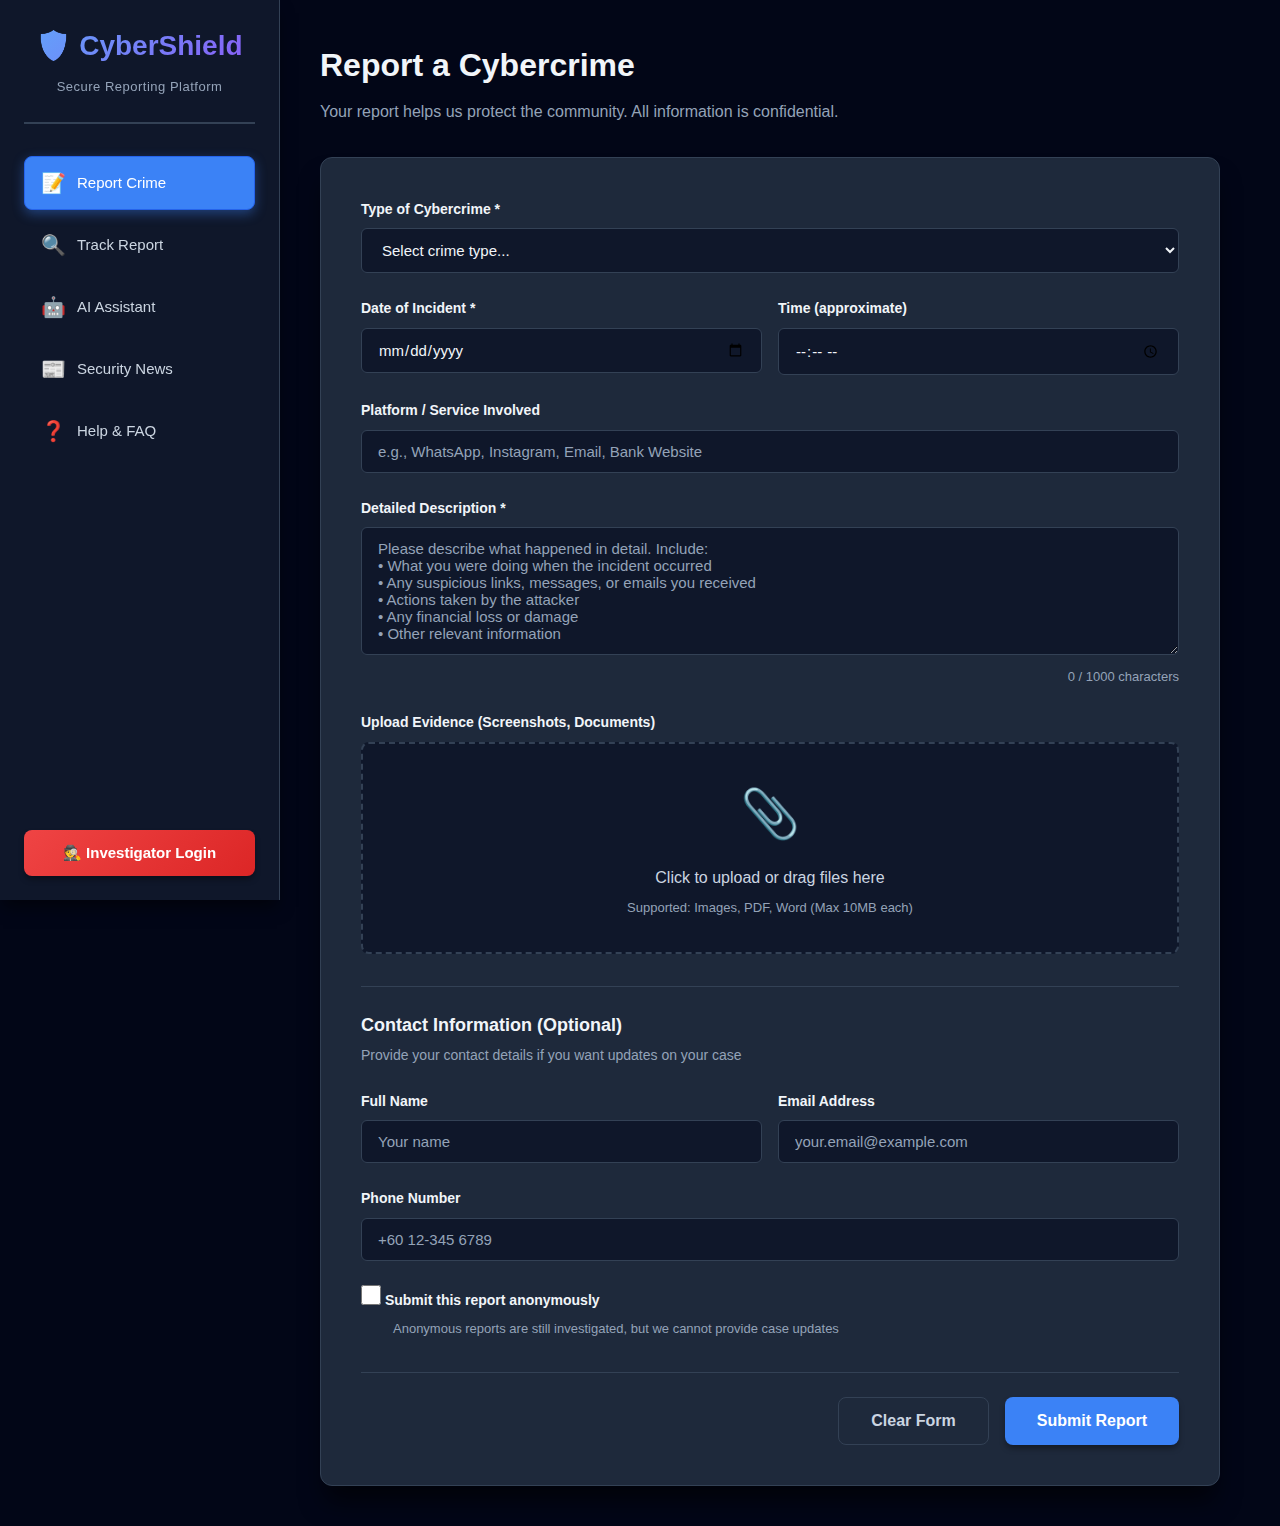
<file: enhance/index.html>
<!DOCTYPE html>
<html lang="en">
<head>
    <meta charset="utf-8">
    <meta name="viewport" content="width=device-width, initial-scale=1.0">
    <title>CyberShield - Cybercrime Reporting Platform</title>
    <link rel="stylesheet" href="style.css">
</head>

<body>

<div class="app-container">

    <!-- Sidebar -->
    <div class="sidebar">
        <div class="logo-section">
            <h2>🛡️ CyberShield</h2>
            <p class="tagline">Secure Reporting Platform</p>
        </div>

        <nav class="sidebar-nav">
            <button class="menu-btn active" onclick="showSection('report')">
                <span class="icon">📝</span>
                <span>Report Crime</span>
            </button>
            <button class="menu-btn" onclick="showSection('track')">
                <span class="icon">🔍</span>
                <span>Track Report</span>
            </button>
            <button class="menu-btn" onclick="showSection('chatbot')">
                <span class="icon">🤖</span>
                <span>AI Assistant</span>
            </button>
            <button class="menu-btn" onclick="showSection('news')">
                <span class="icon">📰</span>
                <span>Security News</span>
            </button>
            <button class="menu-btn" onclick="showSection('faq')">
                <span class="icon">❓</span>
                <span>Help & FAQ</span>
            </button>
        </nav>

        <!-- Investigator Access -->
        <button class="investigator-btn" onclick="window.location.href='investigator.html'">
            🕵️ Investigator Login
        </button>
    </div>

    <!-- Main Content Area -->
    <div class="main-content">

        <!-- REPORT CRIME SECTION -->
        <div id="report" class="section active">
            <div class="section-header">
                <h1>Report a Cybercrime</h1>
                <p class="subtitle">Your report helps us protect the community. All information is confidential.</p>
            </div>

            <div class="report-form-container">
                <form id="reportForm">
                    
                    <!-- Crime Type -->
                    <div class="form-group">
                        <label for="crimeType">Type of Cybercrime *</label>
                        <select id="crimeType" required>
                            <option value="">Select crime type...</option>
                            <option value="phishing">Phishing / Fake Emails</option>
                            <option value="hacking">Account Hacking</option>
                            <option value="scam">Online Scam / Fraud</option>
                            <option value="identity-theft">Identity Theft</option>
                            <option value="cyberbullying">Cyberbullying / Harassment</option>
                            <option value="malware">Malware / Ransomware</option>
                            <option value="financial-fraud">Financial Fraud</option>
                            <option value="data-breach">Data Breach</option>
                            <option value="other">Other</option>
                        </select>
                    </div>

                    <!-- Incident Date -->
                    <div class="form-row">
                        <div class="form-group">
                            <label for="incidentDate">Date of Incident *</label>
                            <input type="date" id="incidentDate" required>
                        </div>
                        <div class="form-group">
                            <label for="incidentTime">Time (approximate)</label>
                            <input type="time" id="incidentTime">
                        </div>
                    </div>

                    <!-- Platform -->
                    <div class="form-group">
                        <label for="platform">Platform / Service Involved</label>
                        <input type="text" id="platform" placeholder="e.g., WhatsApp, Instagram, Email, Bank Website">
                    </div>

                    <!-- Description -->
                    <div class="form-group">
                        <label for="description">Detailed Description *</label>
                        <textarea id="description" rows="6" required 
                                  placeholder="Please describe what happened in detail. Include:
• What you were doing when the incident occurred
• Any suspicious links, messages, or emails you received
• Actions taken by the attacker
• Any financial loss or damage
• Other relevant information"></textarea>
                        <div class="char-count">
                            <span id="charCount">0</span> / 1000 characters
                        </div>
                    </div>

                    <!-- Evidence Upload -->
                    <div class="form-group">
                        <label for="evidence">Upload Evidence (Screenshots, Documents)</label>
                        <div class="upload-area" id="uploadArea">
                            <input type="file" id="evidence" multiple accept="image/*,.pdf,.doc,.docx" hidden>
                            <div class="upload-prompt">
                                <span class="upload-icon">📎</span>
                                <p>Click to upload or drag files here</p>
                                <small>Supported: Images, PDF, Word (Max 10MB each)</small>
                            </div>
                        </div>
                        <div id="fileList" class="file-list"></div>
                    </div>

                    <!-- Contact Information -->
                    <div class="form-section-title">
                        <h3>Contact Information (Optional)</h3>
                        <p>Provide your contact details if you want updates on your case</p>
                    </div>

                    <div class="form-row">
                        <div class="form-group">
                            <label for="reporterName">Full Name</label>
                            <input type="text" id="reporterName" placeholder="Your name">
                        </div>
                        <div class="form-group">
                            <label for="reporterEmail">Email Address</label>
                            <input type="email" id="reporterEmail" placeholder="your.email@example.com">
                        </div>
                    </div>

                    <div class="form-group">
                        <label for="reporterPhone">Phone Number</label>
                        <input type="tel" id="reporterPhone" placeholder="+60 12-345 6789">
                    </div>

                    <!-- Anonymous Reporting -->
                    <div class="form-group checkbox-group">
                        <label class="checkbox-label">
                            <input type="checkbox" id="anonymous">
                            <span>Submit this report anonymously</span>
                        </label>
                        <small class="help-text">Anonymous reports are still investigated, but we cannot provide case updates</small>
                    </div>

                    <!-- Priority Indicator -->
                    <div class="priority-box" id="priorityBox" style="display:none;">
                        <strong>⚠️ Priority Level:</strong> <span id="priorityLevel">Medium</span>
                    </div>

                    <!-- Submit Button -->
                    <div class="form-actions">
                        <button type="button" class="btn-secondary" onclick="resetForm()">Clear Form</button>
                        <button type="submit" class="btn-primary">Submit Report</button>
                    </div>

                </form>

                <!-- Success Message -->
                <div id="successMessage" class="success-message" style="display:none;">
                    <div class="success-icon">✓</div>
                    <h2>Report Submitted Successfully!</h2>
                    <p>Your case number is: <strong id="caseNumber"></strong></p>
                    <p>Save this number to track your report status.</p>
                    <div class="success-actions">
                        <button class="btn-primary" onclick="showSection('track')">Track This Report</button>
                        <button class="btn-secondary" onclick="submitAnother()">Submit Another Report</button>
                    </div>
                </div>
            </div>
        </div>

        <!-- TRACK REPORT SECTION -->
        <div id="track" class="section">
            <div class="section-header">
                <h1>Track Your Report</h1>
                <p class="subtitle">Enter your case number to check the status of your report</p>
            </div>

            <div class="track-container">
                <div class="track-input-group">
                    <input type="text" id="trackingNumber" placeholder="Enter case number (e.g., CR-2025-0001)">
                    <button class="btn-primary" onclick="trackReport()">Track</button>
                </div>

                <div id="trackingResult" style="display:none;">
                    <div class="case-card">
                        <div class="case-header">
                            <h3>Case Details</h3>
                            <span class="status-badge" id="statusBadge">New</span>
                        </div>
                        <div class="case-info">
                            <div class="info-row">
                                <span class="label">Case Number:</span>
                                <span class="value" id="trackCaseNumber"></span>
                            </div>
                            <div class="info-row">
                                <span class="label">Crime Type:</span>
                                <span class="value" id="trackCrimeType"></span>
                            </div>
                            <div class="info-row">
                                <span class="label">Submitted:</span>
                                <span class="value" id="trackDate"></span>
                            </div>
                            <div class="info-row">
                                <span class="label">Assigned To:</span>
                                <span class="value" id="trackInvestigator">-</span>
                            </div>
                        </div>

                        <!-- Timeline -->
                        <div class="timeline">
                            <h4>Case Timeline</h4>
                            <div class="timeline-item active">
                                <div class="timeline-dot"></div>
                                <div class="timeline-content">
                                    <strong>Report Submitted</strong>
                                    <small id="timeline1"></small>
                                </div>
                            </div>
                            <div class="timeline-item" id="timelineStep2">
                                <div class="timeline-dot"></div>
                                <div class="timeline-content">
                                    <strong>Under Investigation</strong>
                                    <small id="timeline2">Pending</small>
                                </div>
                            </div>
                            <div class="timeline-item" id="timelineStep3">
                                <div class="timeline-dot"></div>
                                <div class="timeline-content">
                                    <strong>Case Resolved</strong>
                                    <small id="timeline3">Pending</small>
                                </div>
                            </div>
                        </div>
                    </div>
                </div>
            </div>
        </div>

        <!-- CHATBOT SECTION -->
        <div id="chatbot" class="section">
            <div class="section-header">
                <h1>AI Cyber Assistant</h1>
                <p class="subtitle">Get instant help with your cybersecurity questions</p>
            </div>

            <div class="chat-container">
                <div id="chatbox">
                    <div class="message bot">
                        <div class="message-content">
                            Hello! I'm your CyberShield AI assistant. I can help you with:
                            <ul>
                                <li>Understanding different types of cybercrimes</li>
                                <li>Guidance on reporting incidents</li>
                                <li>Immediate safety steps to take</li>
                                <li>General cybersecurity advice</li>
                            </ul>
                            How can I assist you today?
                        </div>
                    </div>
                </div>

                <div class="input-area">
                    <input type="text" id="userInput" placeholder="Type your question..." 
                           onkeypress="if(event.key==='Enter') sendMessage()">
                    <button onclick="sendMessage()" class="send-btn">Send</button>
                </div>

                <!-- Quick Action Buttons -->
                <div class="quick-actions">
                    <button class="quick-btn" onclick="quickQuestion('What is phishing?')">What is phishing?</button>
                    <button class="quick-btn" onclick="quickQuestion('How to report a scam?')">How to report?</button>
                    <button class="quick-btn" onclick="quickQuestion('Account hacked help')">Account hacked</button>
                </div>
            </div>
        </div>

        <!-- NEWS SECTION -->
        <div id="news" class="section">
            <div class="section-header">
                <h1>Cybersecurity News & Trends</h1>
                <p class="subtitle">Stay informed about the latest cyber threats and security updates</p>
            </div>

            <!-- Statistics Dashboard -->
            <div class="stats-grid">
                <div class="stat-card">
                    <div class="stat-icon">📊</div>
                    <div class="stat-content">
                        <h3 id="totalReports">0</h3>
                        <p>Total Reports</p>
                    </div>
                </div>
                <div class="stat-card">
                    <div class="stat-icon">⚠️</div>
                    <div class="stat-content">
                        <h3 id="activeReports">0</h3>
                        <p>Active Cases</p>
                    </div>
                </div>
                <div class="stat-card">
                    <div class="stat-icon">✅</div>
                    <div class="stat-content">
                        <h3 id="resolvedReports">0</h3>
                        <p>Resolved</p>
                    </div>
                </div>
                <div class="stat-card">
                    <div class="stat-icon">🎯</div>
                    <div class="stat-content">
                        <h3 id="resolutionRate">0%</h3>
                        <p>Resolution Rate</p>
                    </div>
                </div>
            </div>

            <!-- News Feed -->
            <div class="news-section">
                <h3>Latest Security News</h3>
                <div id="news-feed-container">
                    <ul id="news-feed">
                        <li>Loading latest cybersecurity news...</li>
                    </ul>
                </div>
            </div>
        </div>

        <!-- FAQ SECTION -->
        <div id="faq" class="section">
            <div class="section-header">
                <h1>Frequently Asked Questions</h1>
                <p class="subtitle">Find answers to common questions about cybercrime reporting</p>
            </div>

            <div class="faq-container">
                <div class="faq-item">
                    <button class="faq-question">
                        <span>What is cybercrime?</span>
                        <span class="faq-icon">+</span>
                    </button>
                    <div class="faq-answer">
                        Cybercrime refers to illegal activities carried out using computers, networks, or the internet. This includes hacking, phishing, online scams, identity theft, cyberbullying, malware attacks, and financial fraud. These crimes can target individuals, businesses, or government organizations.
                    </div>
                </div>

                <div class="faq-item">
                    <button class="faq-question">
                        <span>How do I report a cybercrime?</span>
                        <span class="faq-icon">+</span>
                    </button>
                    <div class="faq-answer">
                        You can report cybercrime directly through our platform by clicking the "Report Crime" button. Fill out the form with as much detail as possible, including date, time, type of crime, and any evidence. You can also report to local authorities such as MYCERT (Malaysia), your local police cybercrime unit, or through official government reporting platforms.
                    </div>
                </div>

                <div class="faq-item">
                    <button class="faq-question">
                        <span>What should I include in my report?</span>
                        <span class="faq-icon">+</span>
                    </button>
                    <div class="faq-answer">
                        Include the following details:
                        <ul>
                            <li>Date and time of the incident</li>
                            <li>Type of cybercrime experienced</li>
                            <li>Platform or service involved (WhatsApp, email, banking site, etc.)</li>
                            <li>Detailed description of what happened</li>
                            <li>Screenshots, emails, or other evidence</li>
                            <li>Any financial loss incurred</li>
                            <li>Suspect information if available</li>
                        </ul>
                    </div>
                </div>

                <div class="faq-item">
                    <button class="faq-question">
                        <span>Can I report anonymously?</span>
                        <span class="faq-icon">+</span>
                    </button>
                    <div class="faq-answer">
                        Yes, our platform supports anonymous reporting. Simply check the "Submit anonymously" box when filing your report. However, note that anonymous reports may limit our ability to follow up with you or provide case updates. Providing contact information helps investigators resolve cases more effectively.
                    </div>
                </div>

                <div class="faq-item">
                    <button class="faq-question">
                        <span>How long does investigation take?</span>
                        <span class="faq-icon">+</span>
                    </button>
                    <div class="faq-answer">
                        Investigation timelines vary depending on the complexity of the case, availability of evidence, and cooperation from involved parties. Simple cases may be resolved within days, while complex investigations involving multiple jurisdictions can take weeks or months. You can track your case status using your case number.
                    </div>
                </div>

                <div class="faq-item">
                    <button class="faq-question">
                        <span>What happens after I submit a report?</span>
                        <span class="faq-icon">+</span>
                    </button>
                    <div class="faq-answer">
                        After submission, you'll receive a unique case number. Your report will be reviewed by our team and assigned to an investigator based on priority and type. You'll be contacted if additional information is needed. Track your case status anytime using the "Track Report" feature.
                    </div>
                </div>

                <div class="faq-item">
                    <button class="faq-question">
                        <span>How can I protect myself from phishing?</span>
                        <span class="faq-icon">+</span>
                    </button>
                    <div class="faq-answer">
                        Protect yourself from phishing by:
                        <ul>
                            <li>Never clicking suspicious links in emails or messages</li>
                            <li>Verifying sender email addresses carefully</li>
                            <li>Enabling two-factor authentication on all accounts</li>
                            <li>Not sharing passwords or sensitive information via email</li>
                            <li>Checking website URLs before entering credentials</li>
                            <li>Reporting phishing attempts to your email provider</li>
                        </ul>
                    </div>
                </div>

                <div class="faq-item">
                    <button class="faq-question">
                        <span>What to do if my account is hacked?</span>
                        <span class="faq-icon">+</span>
                    </button>
                    <div class="faq-answer">
                        Take immediate action:
                        <ol>
                            <li>Change your password immediately using a secure device</li>
                            <li>Enable two-factor authentication</li>
                            <li>Check for unauthorized access or changes</li>
                            <li>Notify the platform's support team</li>
                            <li>Scan your devices for malware</li>
                            <li>Review connected apps and revoke suspicious access</li>
                            <li>Report the incident through our platform</li>
                        </ol>
                    </div>
                </div>

                <div class="faq-item">
                    <button class="faq-question">
                        <span>Is my data safe on this platform?</span>
                        <span class="faq-icon">+</span>
                    </button>
                    <div class="faq-answer">
                        Yes. We use industry-standard encryption to protect all data transmitted and stored on our platform. Access to reports is strictly limited to authorized investigators. We comply with data protection regulations and never share your information with unauthorized third parties. All files are stored securely and deleted according to our retention policy.
                    </div>
                </div>

                <div class="faq-item">
                    <button class="faq-question">
                        <span>What are common types of online scams?</span>
                        <span class="faq-icon">+</span>
                    </button>
                    <div class="faq-answer">
                        Common online scams include:
                        <ul>
                            <li><strong>Phishing:</strong> Fake emails pretending to be from legitimate companies</li>
                            <li><strong>Romance scams:</strong> Fraudsters building fake relationships to steal money</li>
                            <li><strong>Investment scams:</strong> Too-good-to-be-true investment opportunities</li>
                            <li><strong>Shopping scams:</strong> Fake online stores or products</li>
                            <li><strong>Tech support scams:</strong> Fake calls claiming computer problems</li>
                            <li><strong>Prize/lottery scams:</strong> Claiming you've won something you didn't enter</li>
                        </ul>
                    </div>
                </div>
            </div>
        </div>

    </div>
</div>

<script src="script.js"></script>
</body>
</html>
</file>
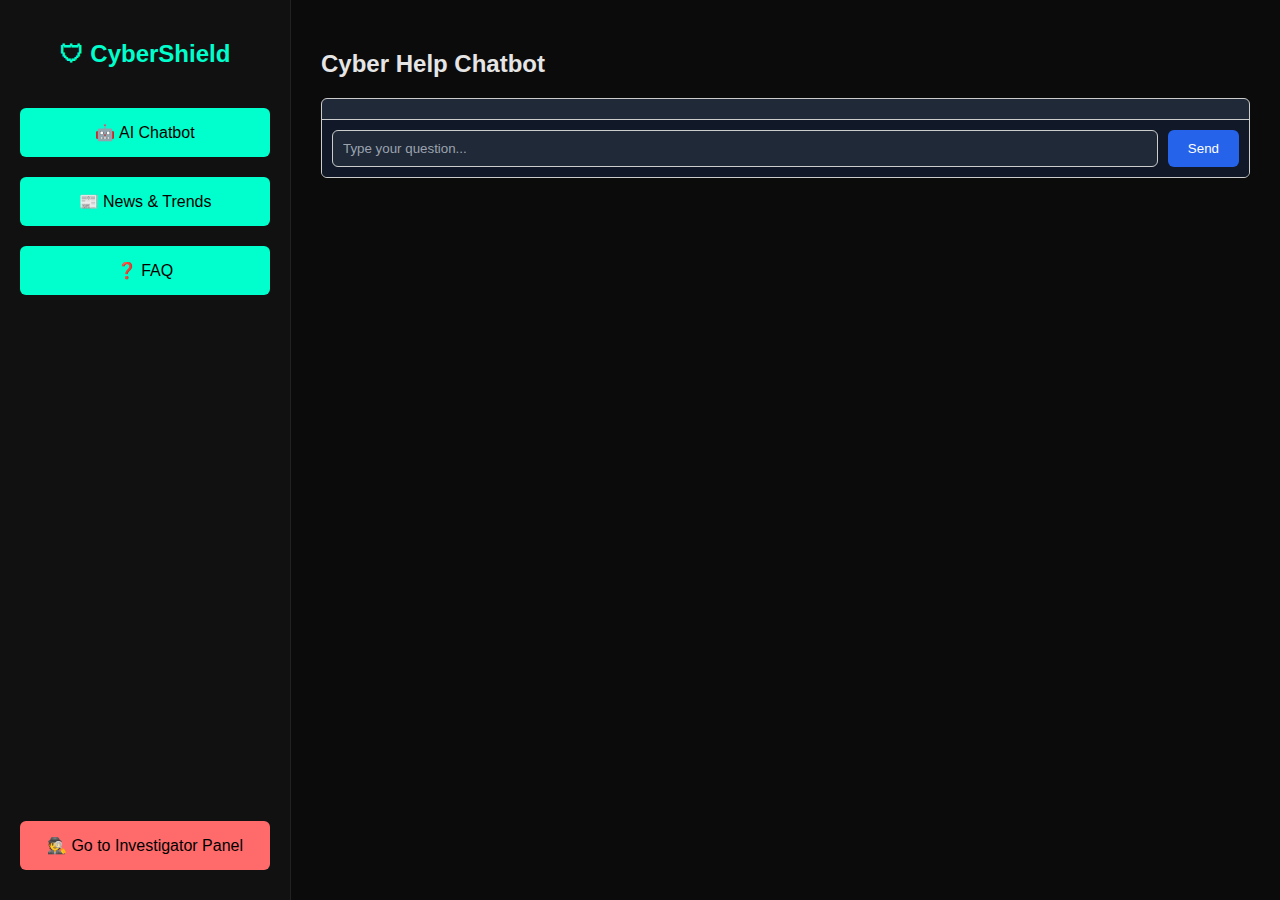
<file: kepokse-main/index.html>
<!DOCTYPE html>
<html>
<head>
    <meta charset="utf-8">
    <title>CyberShield Report System</title>
    <link rel="stylesheet" href="style.css">
</head>

<body>

<div class="app-container">

    <!-- Sidebar -->
    <div class="sidebar">
        <h2>🛡 CyberShield</h2>

        <button class="menu-btn" onclick="showSection('chatbot')">🤖 AI Chatbot</button>
        <button class="menu-btn" onclick="showSection('news')">📰 News & Trends</button>
        <button class="menu-btn" onclick="showSection('faq')">❓ FAQ</button>

        <!-- Go to Investigator Panel -->
        <button class="menu-btn" style="margin-top:auto; background:#ff6b6b;"
                onclick="window.location.href='../invest/investigator.html'">
            🕵️ Go to Investigator Panel
        </button>
    </div>

    <!-- Main Content Area -->
    <div class="main-content">

        <!-- CHATBOT SECTION -->
        <div id="chatbot" class="section">
            <h2>Cyber Help Chatbot</h2>

            <div class="chat-container">
                <div id="chatbox">
                    <!-- Messages appear here -->
                </div>

                <div class="input-area">
                    <input type="text" id="userInput" placeholder="Type your question...">
                    <button onclick="sendMessage()">Send</button>
                </div>
            </div>
        </div>

        <!-- NEWS SECTION -->
        <div id="news" class="section" style="display:none;">
            <h1>News & Trends</h1>

            <div id="dashboard-container">
                <iframe id="dashboard-frame" src=""></iframe>
            </div>

            <div id="news-feed-container">
                <ul id="news-feed"></ul>
            </div>
        </div>

        <!-- FAQ SECTION -->
        <div id="faq" class="section" style="display:none;">
            <h2>Frequently Asked Questions (FAQ)</h2>

            <div class="faq-item">
                <button class="faq-question">What is cybercrime?</button>
                <div class="faq-answer">
                    Cybercrime refers to illegal activities carried out using computers, networks, or the internet, such as hacking, phishing, online scams, identity theft, or cyberbullying.
                </div>
            </div>

            <div class="faq-item">
                <button class="faq-question">How do I report a cybercrime?</button>
                <div class="faq-answer">
                    You can report cybercrime to local authorities, such as your national CERT (e.g., MYCERT in Malaysia), police cybercrime unit, or through official online reporting platforms.
                </div>
            </div>

            <div class="faq-item">
                <button class="faq-question">What should I include in a cybercrime report?</button>
                <div class="faq-answer">
                    Date/time of incident, type of cybercrime, platform used (WhatsApp, Instagram, email), description of the incident, and any evidence like screenshots or URLs.
                </div>
            </div>

            <div class="faq-item">
                <button class="faq-question">How can I protect myself from phishing emails?</button>
                <div class="faq-answer">
                    Never click unknown links, verify sender addresses, enable two-factor authentication, and report suspicious emails to your email provider or authorities.
                </div>
            </div>

            <div class="faq-item">
                <button class="faq-question">What should I do if my social media account is hacked?</button>
                <div class="faq-answer">
                    Immediately change passwords, enable two-factor authentication, notify the platform’s support team, and report the incident to authorities if necessary.
                </div>
            </div>

            <div class="faq-item">
                <button class="faq-question">What is identity theft and how can I prevent it?</button>
                <div class="faq-answer">
                    Identity theft occurs when someone steals your personal information to commit fraud. Protect yourself by safeguarding personal data, monitoring accounts, and avoiding sharing sensitive info online.
                </div>
            </div>

            <div class="faq-item">
                <button class="faq-question">How can I recognize an online scam?</button>
                <div class="faq-answer">
                    Look for unusual requests for money, pressure tactics, suspicious links, fake websites, or impersonation messages. Verify any request independently before acting.
                </div>
            </div>

            <div class="faq-item">
                <button class="faq-question">Is it safe to share evidence with authorities online?</button>
                <div class="faq-answer">
                    Yes, as long as you use official reporting platforms or secure channels provided by authorities. Avoid sharing personal information on public forums.
                </div>
            </div>

            <div class="faq-item">
                <button class="faq-question">What are the common types of cybercrime?</button>
                <div class="faq-answer">
                    Phishing, hacking, malware attacks, online scams, social media fraud, cyberbullying, financial fraud, and identity theft.
                </div>
            </div>

            <div class="faq-item">
                <button class="faq-question">Can I report a cybercrime anonymously?</button>
                <div class="faq-answer">
                    Many official platforms allow anonymous reporting, but providing contact info may help investigators follow up and resolve the case faster.
                </div>
            </div>

        </div>

    </div>
</div>

<script src="script.js"></script>
</body>
</html>
</file>
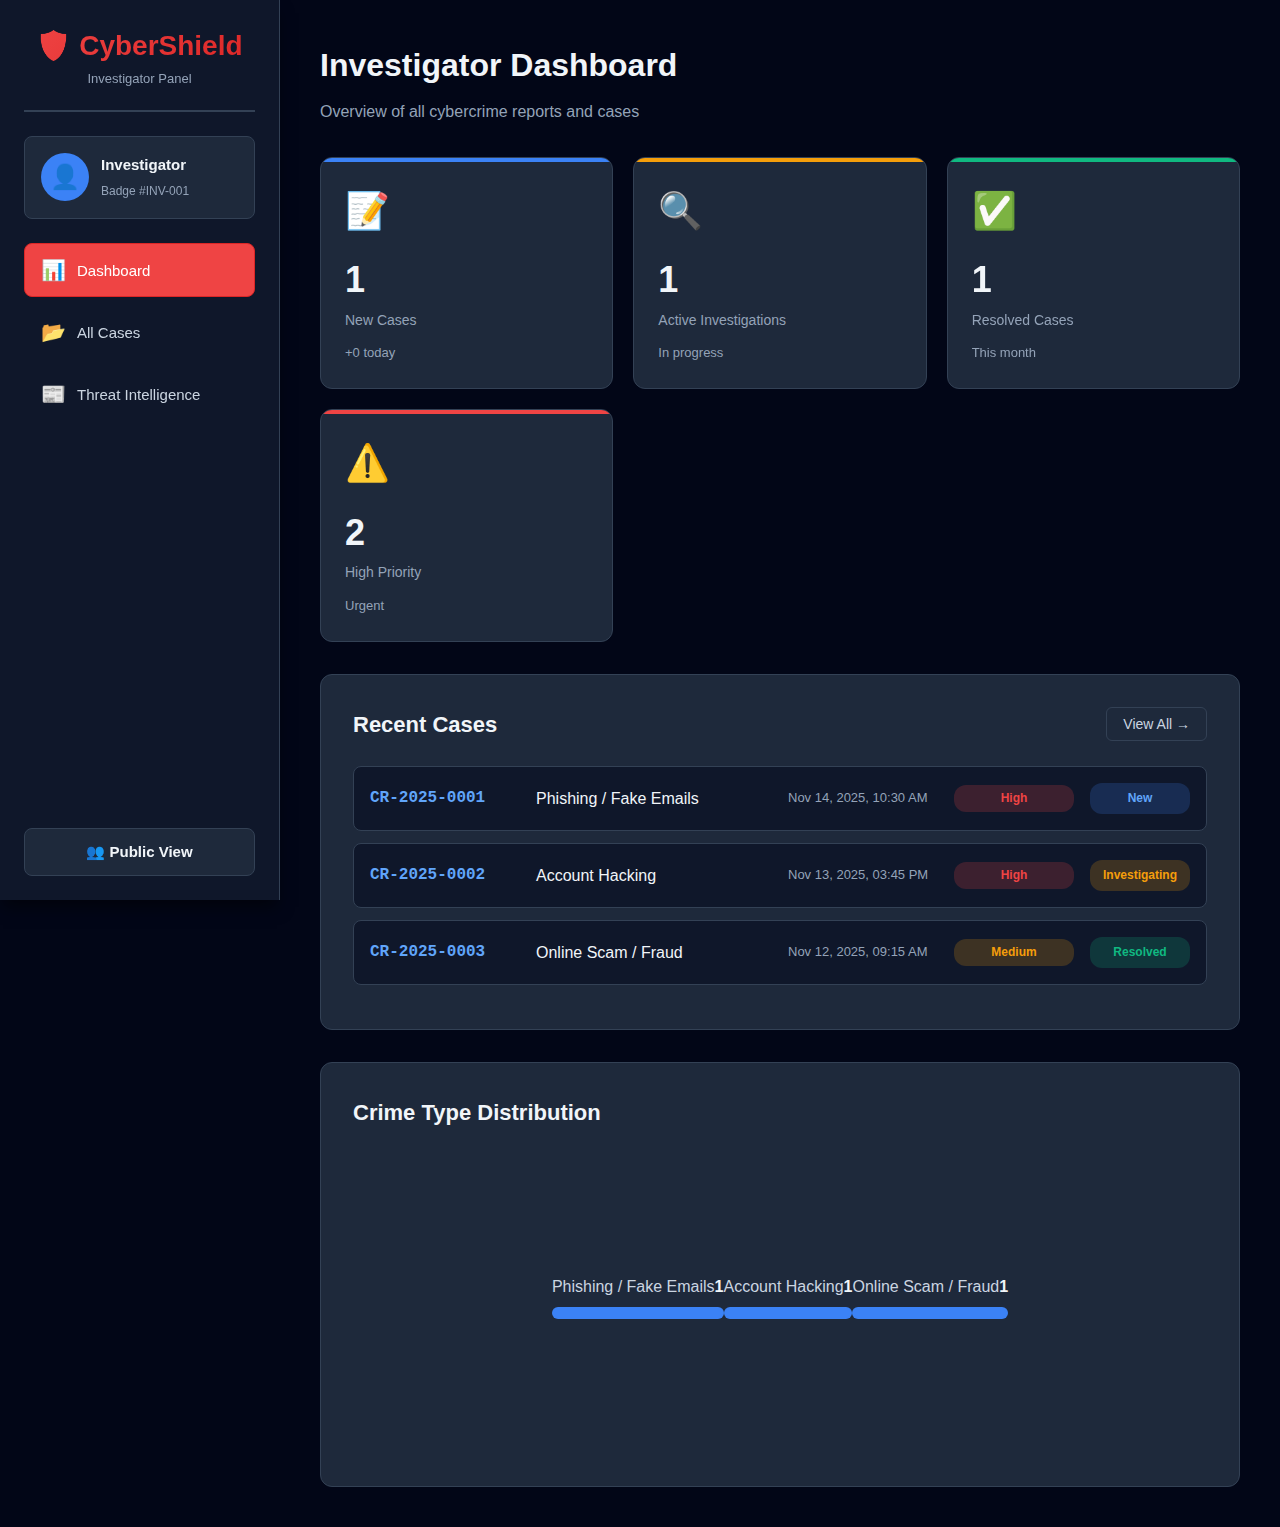
<file: enhance/investigator.html>
<!DOCTYPE html>
<html lang="en">
<head>
    <meta charset="utf-8">
    <meta name="viewport" content="width=device-width, initial-scale=1.0">
    <title>CyberShield - Investigator Panel</title>
    <link rel="stylesheet" href="investigator.css">
</head>
<body>

<div class="app-container">

    <!-- Sidebar -->
    <div class="sidebar">
        <div class="logo-section">
            <h2>🛡️ CyberShield</h2>
            <p class="tagline">Investigator Panel</p>
        </div>

        <div class="investigator-info">
            <div class="avatar">👤</div>
            <div class="info">
                <strong>Investigator</strong>
                <small>Badge #INV-001</small>
            </div>
        </div>

        <nav class="sidebar-nav">
            <button class="menu-btn active" onclick="showSection('dashboard')">
                <span class="icon">📊</span>
                <span>Dashboard</span>
            </button>
            <button class="menu-btn" onclick="showSection('cases')">
                <span class="icon">📂</span>
                <span>All Cases</span>
            </button>
            <button class="menu-btn" onclick="showSection('news')">
                <span class="icon">📰</span>
                <span>Threat Intelligence</span>
            </button>
        </nav>

        <!-- Back to Public View -->
        <button class="back-btn" onclick="window.location.href='index.html'">
            👥 Public View
        </button>
    </div>

    <!-- Main Content Area -->
    <div class="main-content">

        <!-- DASHBOARD SECTION -->
        <div id="dashboard" class="section active">
            <div class="section-header">
                <h1>Investigator Dashboard</h1>
                <p class="subtitle">Overview of all cybercrime reports and cases</p>
            </div>

            <!-- Statistics Cards -->
            <div class="stats-grid">
                <div class="stat-card new">
                    <div class="stat-icon">📝</div>
                    <div class="stat-content">
                        <h3 id="newCases">0</h3>
                        <p>New Cases</p>
                    </div>
                    <div class="stat-trend">+0 today</div>
                </div>
                
                <div class="stat-card investigating">
                    <div class="stat-icon">🔍</div>
                    <div class="stat-content">
                        <h3 id="activeCases">0</h3>
                        <p>Active Investigations</p>
                    </div>
                    <div class="stat-trend">In progress</div>
                </div>
                
                <div class="stat-card resolved">
                    <div class="stat-icon">✅</div>
                    <div class="stat-content">
                        <h3 id="resolvedCases">0</h3>
                        <p>Resolved Cases</p>
                    </div>
                    <div class="stat-trend">This month</div>
                </div>
                
                <div class="stat-card priority">
                    <div class="stat-icon">⚠️</div>
                    <div class="stat-content">
                        <h3 id="highPriority">0</h3>
                        <p>High Priority</p>
                    </div>
                    <div class="stat-trend">Urgent</div>
                </div>
            </div>

            <!-- Recent Cases -->
            <div class="recent-cases">
                <div class="section-title">
                    <h3>Recent Cases</h3>
                    <button class="btn-view-all" onclick="showSection('cases')">View All →</button>
                </div>
                <div id="recentCasesList" class="cases-table">
                    <p class="no-data">No cases to display</p>
                </div>
            </div>

            <!-- Crime Type Distribution -->
            <div class="chart-container">
                <h3>Crime Type Distribution</h3>
                <div id="crimeTypeChart" class="chart">
                    <p class="no-data">Loading chart...</p>
                </div>
            </div>
        </div>

        <!-- ALL CASES SECTION -->
        <div id="cases" class="section">
            <div class="section-header">
                <h1>Case Management</h1>
                <p class="subtitle">View and manage all reported cases</p>
            </div>

            <!-- Filters -->
            <div class="filters-bar">
                <div class="filter-group">
                    <label>Status:</label>
                    <select id="filterStatus" onchange="filterCases()">
                        <option value="all">All</option>
                        <option value="New">New</option>
                        <option value="Investigating">Investigating</option>
                        <option value="Resolved">Resolved</option>
                        <option value="Closed">Closed</option>
                    </select>
                </div>
                
                <div class="filter-group">
                    <label>Crime Type:</label>
                    <select id="filterCrimeType" onchange="filterCases()">
                        <option value="all">All Types</option>
                        <option value="phishing">Phishing</option>
                        <option value="hacking">Hacking</option>
                        <option value="scam">Scam</option>
                        <option value="identity-theft">Identity Theft</option>
                        <option value="cyberbullying">Cyberbullying</option>
                        <option value="malware">Malware</option>
                        <option value="financial-fraud">Financial Fraud</option>
                    </select>
                </div>
                
                <div class="filter-group">
                    <label>Priority:</label>
                    <select id="filterPriority" onchange="filterCases()">
                        <option value="all">All</option>
                        <option value="High">High</option>
                        <option value="Medium">Medium</option>
                        <option value="Low">Low</option>
                    </select>
                </div>
                
                <div class="search-group">
                    <input type="text" id="searchCase" placeholder="Search by case number..." onkeyup="filterCases()">
                </div>
            </div>

            <!-- Cases List -->
            <div id="casesList" class="cases-grid">
                <p class="no-data">No cases to display</p>
            </div>
        </div>

        <!-- CASE DETAIL MODAL -->
        <div id="caseDetailModal" class="modal">
            <div class="modal-content">
                <div class="modal-header">
                    <h2>Case Details</h2>
                    <button class="close-btn" onclick="closeModal()">&times;</button>
                </div>
                
                <div class="modal-body" id="caseDetailContent">
                    <!-- Case details will be loaded here -->
                </div>
            </div>
        </div>

        <!-- NEWS & THREAT INTELLIGENCE SECTION -->
        <div id="news" class="section">
            <div class="section-header">
                <h1>Threat Intelligence</h1>
                <p class="subtitle">Latest cybersecurity news and threat updates</p>
            </div>

            <!-- Threat Alerts -->
            <div class="threat-alerts">
                <div class="alert-card high">
                    <div class="alert-icon">🚨</div>
                    <div class="alert-content">
                        <h4>High Alert</h4>
                        <p>New phishing campaign targeting banking sector</p>
                        <small>2 hours ago</small>
                    </div>
                </div>
                
                <div class="alert-card medium">
                    <div class="alert-icon">⚠️</div>
                    <div class="alert-content">
                        <h4>Medium Alert</h4>
                        <p>Increase in social media account takeovers</p>
                        <small>5 hours ago</small>
                    </div>
                </div>
            </div>

            <!-- News Feed -->
            <div class="news-section">
                <h3>Latest Security News</h3>
                <div id="threatNewsFeed">
                    <div class="news-item">
                        <h4>Ransomware Attacks on the Rise</h4>
                        <p>Security researchers report 30% increase in ransomware incidents...</p>
                        <small>CyberSecurity Today • 3 hours ago</small>
                    </div>
                    <div class="news-item">
                        <h4>New Email Scam Targets Businesses</h4>
                        <p>Authorities warn of sophisticated business email compromise attacks...</p>
                        <small>InfoSec News • 6 hours ago</small>
                    </div>
                    <div class="news-item">
                        <h4>Data Breach at Major Retailer</h4>
                        <p>Customer information potentially compromised in recent security incident...</p>
                        <small>Tech Security Alert • 1 day ago</small>
                    </div>
                </div>
            </div>
        </div>

    </div>
</div>

<script src="investigator.js"></script>
</body>
</html>
</file>
<file: enhance/style.css>
/* ========================================
   MODERN CYBERSHIELD STYLING
   ======================================== */

:root {
    --primary-color: #3b82f6;
    --primary-dark: #2563eb;
    --primary-light: #60a5fa;
    --secondary-color: #10b981;
    --accent-color: #8b5cf6;
    --danger-color: #ef4444;
    --warning-color: #f59e0b;
    
    --bg-dark: #0f172a;
    --bg-darker: #020617;
    --bg-card: #1e293b;
    --bg-card-hover: #334155;
    
    --text-primary: #f1f5f9;
    --text-secondary: #cbd5e1;
    --text-muted: #94a3b8;
    
    --border-color: #334155;
    --border-light: #475569;
    
    --success-bg: #065f46;
    --success-text: #10b981;
    
    --shadow-sm: 0 1px 2px 0 rgba(0, 0, 0, 0.3);
    --shadow-md: 0 4px 6px -1px rgba(0, 0, 0, 0.4);
    --shadow-lg: 0 10px 15px -3px rgba(0, 0, 0, 0.5);
    --shadow-xl: 0 20px 25px -5px rgba(0, 0, 0, 0.6);
    
    --radius-sm: 6px;
    --radius-md: 8px;
    --radius-lg: 12px;
    
    --transition: all 0.3s cubic-bezier(0.4, 0, 0.2, 1);
}

* {
    margin: 0;
    padding: 0;
    box-sizing: border-box;
}

body {
    font-family: 'Segoe UI', Tahoma, Geneva, Verdana, sans-serif;
    background: var(--bg-darker);
    color: var(--text-primary);
    line-height: 1.6;
    overflow-x: hidden;
}

/* ========================================
   LAYOUT
   ======================================== */

.app-container {
    display: flex;
    min-height: 100vh;
}

/* ========================================
   SIDEBAR
   ======================================== */

.sidebar {
    display: flex;
    flex-direction: column;
    width: 280px;
    background: var(--bg-dark);
    padding: 24px;
    border-right: 1px solid var(--border-color);
    box-shadow: var(--shadow-lg);
    position: sticky;
    top: 0;
    height: 100vh;
    overflow-y: auto;
}

.logo-section {
    margin-bottom: 32px;
    padding-bottom: 24px;
    border-bottom: 2px solid var(--border-color);
}

.logo-section h2 {
    font-size: 28px;
    font-weight: 700;
    color: var(--primary-light);
    margin-bottom: 8px;
    text-align: center;
    background: linear-gradient(135deg, var(--primary-light), var(--accent-color));
    -webkit-background-clip: text;
    -webkit-text-fill-color: transparent;
    background-clip: text;
}

.tagline {
    text-align: center;
    font-size: 13px;
    color: var(--text-muted);
    font-weight: 500;
    letter-spacing: 0.5px;
}

.sidebar-nav {
    flex: 1;
    display: flex;
    flex-direction: column;
    gap: 8px;
}

.menu-btn {
    display: flex;
    align-items: center;
    gap: 12px;
    width: 100%;
    padding: 14px 16px;
    background: transparent;
    border: 1px solid transparent;
    border-radius: var(--radius-md);
    cursor: pointer;
    font-size: 15px;
    font-weight: 500;
    color: var(--text-secondary);
    transition: var(--transition);
    text-align: left;
}

.menu-btn .icon {
    font-size: 20px;
    width: 24px;
    text-align: center;
}

.menu-btn:hover {
    background: var(--bg-card);
    color: var(--text-primary);
    border-color: var(--border-light);
    transform: translateX(4px);
}

.menu-btn.active {
    background: var(--primary-color);
    color: white;
    border-color: var(--primary-dark);
    box-shadow: 0 4px 12px rgba(59, 130, 246, 0.4);
}

.investigator-btn {
    margin-top: 24px;
    padding: 14px;
    background: linear-gradient(135deg, var(--danger-color), #dc2626);
    border: none;
    border-radius: var(--radius-md);
    color: white;
    font-size: 15px;
    font-weight: 600;
    cursor: pointer;
    transition: var(--transition);
    box-shadow: var(--shadow-md);
}

.investigator-btn:hover {
    transform: translateY(-2px);
    box-shadow: var(--shadow-lg);
}

/* ========================================
   MAIN CONTENT
   ======================================== */

.main-content {
    flex: 1;
    padding: 40px;
    overflow-y: auto;
    background: var(--bg-darker);
}

.section {
    display: none;
    animation: fadeInUp 0.4s ease;
}

.section.active {
    display: block;
}

@keyframes fadeInUp {
    from {
        opacity: 0;
        transform: translateY(20px);
    }
    to {
        opacity: 1;
        transform: translateY(0);
    }
}

.section-header {
    margin-bottom: 32px;
}

.section-header h1 {
    font-size: 32px;
    font-weight: 700;
    color: var(--text-primary);
    margin-bottom: 8px;
}

.subtitle {
    font-size: 16px;
    color: var(--text-muted);
    font-weight: 400;
}

/* ========================================
   REPORT FORM
   ======================================== */

.report-form-container {
    max-width: 900px;
    background: var(--bg-card);
    padding: 40px;
    border-radius: var(--radius-lg);
    box-shadow: var(--shadow-xl);
    border: 1px solid var(--border-color);
}

.form-group {
    margin-bottom: 24px;
}

.form-group label {
    display: block;
    margin-bottom: 8px;
    font-weight: 600;
    color: var(--text-primary);
    font-size: 14px;
}

.form-group input,
.form-group select,
.form-group textarea {
    width: 100%;
    padding: 12px 16px;
    background: var(--bg-dark);
    border: 1px solid var(--border-color);
    border-radius: var(--radius-sm);
    color: var(--text-primary);
    font-size: 15px;
    transition: var(--transition);
    font-family: inherit;
}

.form-group input:focus,
.form-group select:focus,
.form-group textarea:focus {
    outline: none;
    border-color: var(--primary-color);
    box-shadow: 0 0 0 3px rgba(59, 130, 246, 0.1);
}

.form-group input::placeholder,
.form-group textarea::placeholder {
    color: var(--text-muted);
}

.form-row {
    display: grid;
    grid-template-columns: 1fr 1fr;
    gap: 16px;
}

.char-count {
    text-align: right;
    font-size: 13px;
    color: var(--text-muted);
    margin-top: 4px;
}

.form-section-title {
    margin: 32px 0 24px;
    padding-top: 24px;
    border-top: 1px solid var(--border-color);
}

.form-section-title h3 {
    font-size: 18px;
    color: var(--text-primary);
    margin-bottom: 4px;
}

.form-section-title p {
    font-size: 14px;
    color: var(--text-muted);
}

/* Upload Area */
.upload-area {
    border: 2px dashed var(--border-color);
    border-radius: var(--radius-md);
    padding: 32px;
    text-align: center;
    cursor: pointer;
    transition: var(--transition);
    background: var(--bg-dark);
}

.upload-area:hover {
    border-color: var(--primary-color);
    background: var(--bg-darker);
}

.upload-prompt {
    color: var(--text-secondary);
}

.upload-icon {
    font-size: 48px;
    display: block;
    margin-bottom: 12px;
}

.upload-prompt p {
    font-size: 16px;
    margin-bottom: 4px;
    font-weight: 500;
}

.upload-prompt small {
    font-size: 13px;
    color: var(--text-muted);
}

.file-list {
    margin-top: 16px;
}

.file-item {
    display: flex;
    align-items: center;
    justify-content: space-between;
    padding: 12px;
    background: var(--bg-dark);
    border-radius: var(--radius-sm);
    margin-bottom: 8px;
    border: 1px solid var(--border-color);
}

.file-item-name {
    flex: 1;
    font-size: 14px;
    color: var(--text-secondary);
}

.file-item-remove {
    background: var(--danger-color);
    color: white;
    border: none;
    padding: 6px 12px;
    border-radius: var(--radius-sm);
    cursor: pointer;
    font-size: 12px;
    transition: var(--transition);
}

.file-item-remove:hover {
    background: #dc2626;
}

/* Checkbox */
.checkbox-group {
    margin-top: 24px;
}

.checkbox-label {
    display: flex;
    align-items: center;
    gap: 12px;
    cursor: pointer;
    font-size: 15px;
    color: var(--text-primary);
}

.checkbox-label input[type="checkbox"] {
    width: 20px;
    height: 20px;
    cursor: pointer;
    accent-color: var(--primary-color);
}

.help-text {
    display: block;
    margin-top: 8px;
    margin-left: 32px;
    font-size: 13px;
    color: var(--text-muted);
}

/* Priority Box */
.priority-box {
    padding: 16px;
    background: linear-gradient(135deg, rgba(245, 158, 11, 0.1), rgba(239, 68, 68, 0.1));
    border-left: 4px solid var(--warning-color);
    border-radius: var(--radius-sm);
    margin-bottom: 24px;
    color: var(--text-primary);
}

/* Form Actions */
.form-actions {
    display: flex;
    gap: 16px;
    justify-content: flex-end;
    margin-top: 32px;
    padding-top: 24px;
    border-top: 1px solid var(--border-color);
}

.btn-primary,
.btn-secondary {
    padding: 14px 32px;
    border: none;
    border-radius: var(--radius-md);
    font-size: 16px;
    font-weight: 600;
    cursor: pointer;
    transition: var(--transition);
}

.btn-primary {
    background: var(--primary-color);
    color: white;
    box-shadow: var(--shadow-md);
}

.btn-primary:hover {
    background: var(--primary-dark);
    transform: translateY(-2px);
    box-shadow: var(--shadow-lg);
}

.btn-secondary {
    background: transparent;
    color: var(--text-secondary);
    border: 1px solid var(--border-color);
}

.btn-secondary:hover {
    background: var(--bg-dark);
    color: var(--text-primary);
}

/* Success Message */
.success-message {
    text-align: center;
    padding: 48px;
    background: linear-gradient(135deg, var(--success-bg), #047857);
    border-radius: var(--radius-lg);
    box-shadow: var(--shadow-xl);
}

.success-icon {
    width: 80px;
    height: 80px;
    margin: 0 auto 24px;
    background: var(--secondary-color);
    border-radius: 50%;
    display: flex;
    align-items: center;
    justify-content: center;
    font-size: 48px;
    color: white;
    box-shadow: 0 8px 16px rgba(16, 185, 129, 0.4);
}

.success-message h2 {
    font-size: 28px;
    margin-bottom: 16px;
    color: white;
}

.success-message p {
    font-size: 16px;
    color: var(--text-secondary);
    margin-bottom: 8px;
}

.success-message strong {
    color: var(--secondary-color);
    font-size: 20px;
    font-family: 'Courier New', monospace;
}

.success-actions {
    display: flex;
    gap: 16px;
    justify-content: center;
    margin-top: 32px;
}

/* ========================================
   TRACK REPORT
   ======================================== */

.track-container {
    max-width: 800px;
}

.track-input-group {
    display: flex;
    gap: 16px;
    margin-bottom: 32px;
}

.track-input-group input {
    flex: 1;
    padding: 14px 20px;
    background: var(--bg-card);
    border: 1px solid var(--border-color);
    border-radius: var(--radius-md);
    color: var(--text-primary);
    font-size: 16px;
}

.track-input-group input:focus {
    outline: none;
    border-color: var(--primary-color);
}

.case-card {
    background: var(--bg-card);
    padding: 32px;
    border-radius: var(--radius-lg);
    box-shadow: var(--shadow-lg);
    border: 1px solid var(--border-color);
}

.case-header {
    display: flex;
    justify-content: space-between;
    align-items: center;
    margin-bottom: 24px;
    padding-bottom: 16px;
    border-bottom: 1px solid var(--border-color);
}

.case-header h3 {
    font-size: 22px;
    color: var(--text-primary);
}

.status-badge {
    padding: 8px 16px;
    border-radius: 20px;
    font-size: 13px;
    font-weight: 600;
    text-transform: uppercase;
    letter-spacing: 0.5px;
}

.status-badge.new {
    background: rgba(59, 130, 246, 0.2);
    color: var(--primary-light);
}

.status-badge.investigating {
    background: rgba(245, 158, 11, 0.2);
    color: var(--warning-color);
}

.status-badge.resolved {
    background: rgba(16, 185, 129, 0.2);
    color: var(--secondary-color);
}

.case-info {
    margin-bottom: 32px;
}

.info-row {
    display: flex;
    padding: 12px 0;
    border-bottom: 1px solid var(--border-color);
}

.info-row:last-child {
    border-bottom: none;
}

.info-row .label {
    flex: 0 0 200px;
    font-weight: 600;
    color: var(--text-secondary);
}

.info-row .value {
    flex: 1;
    color: var(--text-primary);
}

/* Timeline */
.timeline {
    margin-top: 32px;
}

.timeline h4 {
    font-size: 18px;
    margin-bottom: 20px;
    color: var(--text-primary);
}

.timeline-item {
    display: flex;
    gap: 16px;
    margin-bottom: 24px;
    opacity: 0.5;
    transition: var(--transition);
}

.timeline-item.active {
    opacity: 1;
}

.timeline-dot {
    width: 16px;
    height: 16px;
    background: var(--border-color);
    border-radius: 50%;
    margin-top: 4px;
    flex-shrink: 0;
    position: relative;
}

.timeline-item.active .timeline-dot {
    background: var(--primary-color);
    box-shadow: 0 0 0 4px rgba(59, 130, 246, 0.2);
}

.timeline-dot::after {
    content: '';
    position: absolute;
    top: 16px;
    left: 7px;
    width: 2px;
    height: 40px;
    background: var(--border-color);
}

.timeline-item:last-child .timeline-dot::after {
    display: none;
}

.timeline-content strong {
    display: block;
    color: var(--text-primary);
    margin-bottom: 4px;
}

.timeline-content small {
    color: var(--text-muted);
    font-size: 13px;
}

/* ========================================
   CHATBOT
   ======================================== */

.chat-container {
    max-width: 900px;
    background: var(--bg-card);
    border-radius: var(--radius-lg);
    box-shadow: var(--shadow-xl);
    border: 1px solid var(--border-color);
    overflow: hidden;
    display: flex;
    flex-direction: column;
    height: 600px;
}

#chatbox {
    flex: 1;
    padding: 24px;
    overflow-y: auto;
    display: flex;
    flex-direction: column;
    gap: 16px;
}

.message {
    max-width: 75%;
    padding: 14px 18px;
    border-radius: var(--radius-md);
    animation: messageSlide 0.3s ease;
}

@keyframes messageSlide {
    from {
        opacity: 0;
        transform: translateY(10px);
    }
    to {
        opacity: 1;
        transform: translateY(0);
    }
}

.message.user {
    align-self: flex-end;
    background: var(--primary-color);
    color: white;
    border-bottom-right-radius: 4px;
}

.message.bot {
    align-self: flex-start;
    background: var(--bg-dark);
    color: var(--text-primary);
    border: 1px solid var(--border-color);
    border-bottom-left-radius: 4px;
}

.message-content {
    line-height: 1.6;
}

.message-content ul {
    margin-top: 8px;
    margin-left: 20px;
}

.message-content li {
    margin-bottom: 4px;
}

.input-area {
    display: flex;
    gap: 12px;
    padding: 20px;
    background: var(--bg-dark);
    border-top: 1px solid var(--border-color);
}

.input-area input {
    flex: 1;
    padding: 12px 16px;
    background: var(--bg-card);
    border: 1px solid var(--border-color);
    border-radius: var(--radius-md);
    color: var(--text-primary);
    font-size: 15px;
}

.input-area input:focus {
    outline: none;
    border-color: var(--primary-color);
}

.send-btn {
    padding: 12px 24px;
    background: var(--primary-color);
    color: white;
    border: none;
    border-radius: var(--radius-md);
    cursor: pointer;
    font-weight: 600;
    transition: var(--transition);
}

.send-btn:hover {
    background: var(--primary-dark);
}

.quick-actions {
    display: flex;
    gap: 8px;
    padding: 0 20px 20px;
    background: var(--bg-dark);
    flex-wrap: wrap;
}

.quick-btn {
    padding: 8px 16px;
    background: transparent;
    border: 1px solid var(--border-color);
    border-radius: 20px;
    color: var(--text-secondary);
    font-size: 13px;
    cursor: pointer;
    transition: var(--transition);
}

.quick-btn:hover {
    background: var(--bg-card);
    color: var(--text-primary);
    border-color: var(--primary-color);
}

/* ========================================
   NEWS & STATS
   ======================================== */

.stats-grid {
    display: grid;
    grid-template-columns: repeat(auto-fit, minmax(200px, 1fr));
    gap: 20px;
    margin-bottom: 32px;
}

.stat-card {
    background: var(--bg-card);
    padding: 24px;
    border-radius: var(--radius-lg);
    border: 1px solid var(--border-color);
    display: flex;
    align-items: center;
    gap: 16px;
    transition: var(--transition);
}

.stat-card:hover {
    transform: translateY(-4px);
    box-shadow: var(--shadow-lg);
    border-color: var(--primary-color);
}

.stat-icon {
    font-size: 40px;
    width: 64px;
    height: 64px;
    display: flex;
    align-items: center;
    justify-content: center;
    background: var(--bg-dark);
    border-radius: var(--radius-md);
}

.stat-content h3 {
    font-size: 32px;
    font-weight: 700;
    color: var(--primary-light);
    margin-bottom: 4px;
}

.stat-content p {
    font-size: 14px;
    color: var(--text-muted);
}

.news-section {
    background: var(--bg-card);
    padding: 32px;
    border-radius: var(--radius-lg);
    border: 1px solid var(--border-color);
    box-shadow: var(--shadow-lg);
}

.news-section h3 {
    font-size: 22px;
    margin-bottom: 20px;
    color: var(--text-primary);
}

#news-feed {
    list-style: none;
}

#news-feed li {
    padding: 16px;
    margin-bottom: 12px;
    background: var(--bg-dark);
    border-radius: var(--radius-md);
    border: 1px solid var(--border-color);
    cursor: pointer;
    transition: var(--transition);
    color: var(--text-secondary);
}

#news-feed li:hover {
    background: var(--bg-darker);
    border-color: var(--primary-color);
    transform: translateX(4px);
    color: var(--text-primary);
}

/* ========================================
   FAQ
   ======================================== */

.faq-container {
    max-width: 900px;
}

.faq-item {
    margin-bottom: 12px;
    background: var(--bg-card);
    border-radius: var(--radius-md);
    border: 1px solid var(--border-color);
    overflow: hidden;
}

.faq-question {
    width: 100%;
    display: flex;
    justify-content: space-between;
    align-items: center;
    padding: 18px 24px;
    background: transparent;
    border: none;
    color: var(--text-primary);
    font-size: 16px;
    font-weight: 600;
    cursor: pointer;
    transition: var(--transition);
    text-align: left;
}

.faq-question:hover {
    background: var(--bg-dark);
}

.faq-icon {
    font-size: 24px;
    font-weight: 300;
    color: var(--primary-color);
    transition: var(--transition);
}

.faq-item.active .faq-icon {
    transform: rotate(45deg);
}

.faq-answer {
    max-height: 0;
    overflow: hidden;
    transition: max-height 0.3s ease;
    padding: 0 24px;
    color: var(--text-secondary);
    line-height: 1.7;
}

.faq-item.active .faq-answer {
    max-height: 1000px;
    padding: 0 24px 20px;
}

.faq-answer ul,
.faq-answer ol {
    margin: 12px 0;
    margin-left: 20px;
}

.faq-answer li {
    margin-bottom: 8px;
}

.faq-answer strong {
    color: var(--text-primary);
}

/* ========================================
   SCROLLBAR
   ======================================== */

::-webkit-scrollbar {
    width: 8px;
    height: 8px;
}

::-webkit-scrollbar-track {
    background: var(--bg-dark);
}

::-webkit-scrollbar-thumb {
    background: var(--border-color);
    border-radius: 4px;
}

::-webkit-scrollbar-thumb:hover {
    background: var(--border-light);
}

/* ========================================
   RESPONSIVE
   ======================================== */

@media (max-width: 768px) {
    .app-container {
        flex-direction: column;
    }
    
    .sidebar {
        width: 100%;
        height: auto;
        position: relative;
    }
    
    .main-content {
        padding: 20px;
    }
    
    .form-row {
        grid-template-columns: 1fr;
    }
    
    .stats-grid {
        grid-template-columns: 1fr;
    }
    
    .section-header h1 {
        font-size: 24px;
    }
    
    .report-form-container {
        padding: 24px;
    }
}
</file>
<file: kepokse-main/style.css>
body {
    margin: 0;
    background: #0b0b0b;
    font-family: Arial, sans-serif;
    color: #e5e5e5;
}

/* Container Layout */
.app-container {
    display: flex;
    height: 100vh;
}

/* Sidebar */
.sidebar {
    display: flex;
    flex-direction: column;
    width: 250px;
    background: #111;
    padding: 20px;
    border-right: 1px solid #222;
}

.sidebar h2 {
    text-align: center;
    color: #00ffcc;
    margin-bottom: 30px;
}

/* Sidebar Buttons */
.menu-btn {
    width: 100%;
    padding: 15px;
    margin: 10px 0;
    background: #00ffcc;
    border: none;
    border-radius: 6px;
    cursor: pointer;
    font-size: 16px;
}

.menu-btn:hover {
    background: #00ddb5;
}

/* Main Content Area */
.main-content {
    flex: 1;
    padding: 30px;
}

/* Section styling */
.section {
    animation: fadeIn 0.4s ease;
}

@keyframes fadeIn {
    from { opacity: 0; transform: translateY(10px); }
    to { opacity: 1; transform: translateY(0);}
}

/* Chatbot */
.chat-container {
    display: flex;
    flex-direction: column;
    height: calc(100% - 40px); 
    border: 1px solid #ccc;
    border-radius: 6px;
    background: #1f2937;
    overflow: hidden;
}

#chatbox {
    flex: 1;
    padding: 10px;
    overflow-y: auto;
    display: flex;
    flex-direction: column;
    color: #ffffff;
}

.message {
    padding: 8px;
    margin-bottom: 10px;
    border-radius: 6px;
    max-width: 70%;
    word-wrap: break-word;
}

.user {
    background: #2563eb;
    color: white;
    align-self: flex-end;
}

.bot {
    background: #374151;
    color: white;
    align-self: flex-start;
}

.input-area {
    display: flex;
    padding: 10px;
    border-top: 1px solid #ccc;
    background: #111827;
}

.input-area input {
    flex: 1;
    padding: 10px;
    border-radius: 6px;
    border: 1px solid #ccc;
    background: #1f2937;
    color: white;
}

.input-area input::placeholder {
    color: #9ca3af;
}

.input-area button {
    margin-left: 10px;
    padding: 10px 20px;
    border: none;
    background: #2563eb;
    color: white;
    border-radius: 6px;
    cursor: pointer;
}

/* FAQ */
.faq-item {
    margin-bottom: 10px;
}

.faq-question {
    width: 100%;
    text-align: left;
    background: #2563eb;
    color: white;
    border: none;
    padding: 12px;
    border-radius: 6px;
    cursor: pointer;
    font-size: 16px;
}

.faq-question:hover {
    background: #1e40af;
}

.faq-answer {
    display: none;
    padding: 10px;
    margin-top: 5px;
    background: #374151;
    color: #ffffff;
    border-radius: 6px;
}

/* News & Dashboard */
#dashboard-container, #news-feed-container {
    margin-top: 20px;
    padding: 15px;
    background: #111827;
    border-radius: 8px;
    border: 1px solid #2563eb;
}

#dashboard-frame {
    width: 100%;
    height: 500px;
    border-radius: 6px;
    border: none;
}

#news-feed {
    list-style: none;
    padding: 0;
    margin: 0;
}

#news-feed li {
    padding: 10px;
    margin-bottom: 8px;
    background: #1f2937;
    border-radius: 6px;
    cursor: pointer;
    transition: background 0.2s;
}

#news-feed li:hover {
    background: #2563eb;
}
</file>
<file: enhance/investigator.css>
/* ========================================
   INVESTIGATOR PANEL STYLING
   ======================================== */

:root {
    --primary-color: #3b82f6;
    --primary-dark: #2563eb;
    --primary-light: #60a5fa;
    --secondary-color: #10b981;
    --accent-color: #8b5cf6;
    --danger-color: #ef4444;
    --warning-color: #f59e0b;
    
    --bg-dark: #0f172a;
    --bg-darker: #020617;
    --bg-card: #1e293b;
    --bg-card-hover: #334155;
    
    --text-primary: #f1f5f9;
    --text-secondary: #cbd5e1;
    --text-muted: #94a3b8;
    
    --border-color: #334155;
    --border-light: #475569;
    
    --shadow-sm: 0 1px 2px 0 rgba(0, 0, 0, 0.3);
    --shadow-md: 0 4px 6px -1px rgba(0, 0, 0, 0.4);
    --shadow-lg: 0 10px 15px -3px rgba(0, 0, 0, 0.5);
    --shadow-xl: 0 20px 25px -5px rgba(0, 0, 0, 0.6);
    
    --radius-sm: 6px;
    --radius-md: 8px;
    --radius-lg: 12px;
}

* {
    margin: 0;
    padding: 0;
    box-sizing: border-box;
}

body {
    font-family: 'Segoe UI', Tahoma, Geneva, Verdana, sans-serif;
    background: var(--bg-darker);
    color: var(--text-primary);
    line-height: 1.6;
}

/* ========================================
   LAYOUT
   ======================================== */

.app-container {
    display: flex;
    min-height: 100vh;
}

/* ========================================
   SIDEBAR
   ======================================== */

.sidebar {
    display: flex;
    flex-direction: column;
    width: 280px;
    background: var(--bg-dark);
    padding: 24px;
    border-right: 1px solid var(--border-color);
    box-shadow: var(--shadow-lg);
    position: sticky;
    top: 0;
    height: 100vh;
}

.logo-section {
    margin-bottom: 24px;
    padding-bottom: 20px;
    border-bottom: 2px solid var(--border-color);
}

.logo-section h2 {
    font-size: 28px;
    font-weight: 700;
    text-align: center;
    background: linear-gradient(135deg, var(--danger-color), #dc2626);
    -webkit-background-clip: text;
    -webkit-text-fill-color: transparent;
    background-clip: text;
}

.tagline {
    text-align: center;
    font-size: 13px;
    color: var(--text-muted);
    font-weight: 500;
}

.investigator-info {
    display: flex;
    align-items: center;
    gap: 12px;
    padding: 16px;
    background: var(--bg-card);
    border-radius: var(--radius-md);
    margin-bottom: 24px;
    border: 1px solid var(--border-color);
}

.avatar {
    width: 48px;
    height: 48px;
    background: var(--primary-color);
    border-radius: 50%;
    display: flex;
    align-items: center;
    justify-content: center;
    font-size: 24px;
}

.investigator-info .info strong {
    display: block;
    color: var(--text-primary);
    font-size: 15px;
}

.investigator-info .info small {
    color: var(--text-muted);
    font-size: 12px;
}

.sidebar-nav {
    flex: 1;
    display: flex;
    flex-direction: column;
    gap: 8px;
}

.menu-btn {
    display: flex;
    align-items: center;
    gap: 12px;
    width: 100%;
    padding: 14px 16px;
    background: transparent;
    border: 1px solid transparent;
    border-radius: var(--radius-md);
    cursor: pointer;
    font-size: 15px;
    font-weight: 500;
    color: var(--text-secondary);
    transition: all 0.3s ease;
    text-align: left;
}

.menu-btn .icon {
    font-size: 20px;
    width: 24px;
}

.menu-btn:hover {
    background: var(--bg-card);
    color: var(--text-primary);
    border-color: var(--border-light);
    transform: translateX(4px);
}

.menu-btn.active {
    background: var(--danger-color);
    color: white;
    border-color: #dc2626;
}

.back-btn {
    margin-top: 24px;
    padding: 14px;
    background: var(--bg-card);
    border: 1px solid var(--border-color);
    border-radius: var(--radius-md);
    color: var(--text-primary);
    font-size: 15px;
    font-weight: 600;
    cursor: pointer;
    transition: all 0.3s ease;
}

.back-btn:hover {
    background: var(--bg-card-hover);
    border-color: var(--primary-color);
}

/* ========================================
   MAIN CONTENT
   ======================================== */

.main-content {
    flex: 1;
    padding: 40px;
    overflow-y: auto;
}

.section {
    display: none;
    animation: fadeInUp 0.4s ease;
}

.section.active {
    display: block;
}

@keyframes fadeInUp {
    from {
        opacity: 0;
        transform: translateY(20px);
    }
    to {
        opacity: 1;
        transform: translateY(0);
    }
}

.section-header {
    margin-bottom: 32px;
}

.section-header h1 {
    font-size: 32px;
    font-weight: 700;
    margin-bottom: 8px;
}

.subtitle {
    font-size: 16px;
    color: var(--text-muted);
}

/* ========================================
   STATISTICS CARDS
   ======================================== */

.stats-grid {
    display: grid;
    grid-template-columns: repeat(auto-fit, minmax(240px, 1fr));
    gap: 20px;
    margin-bottom: 32px;
}

.stat-card {
    background: var(--bg-card);
    padding: 24px;
    border-radius: var(--radius-lg);
    border: 1px solid var(--border-color);
    display: flex;
    flex-direction: column;
    gap: 12px;
    transition: all 0.3s ease;
    position: relative;
    overflow: hidden;
}

.stat-card::before {
    content: '';
    position: absolute;
    top: 0;
    left: 0;
    right: 0;
    height: 4px;
}

.stat-card.new::before {
    background: var(--primary-color);
}

.stat-card.investigating::before {
    background: var(--warning-color);
}

.stat-card.resolved::before {
    background: var(--secondary-color);
}

.stat-card.priority::before {
    background: var(--danger-color);
}

.stat-card:hover {
    transform: translateY(-4px);
    box-shadow: var(--shadow-lg);
}

.stat-card .stat-icon {
    font-size: 36px;
}

.stat-card .stat-content h3 {
    font-size: 36px;
    font-weight: 700;
    color: var(--text-primary);
}

.stat-card .stat-content p {
    font-size: 14px;
    color: var(--text-muted);
}

.stat-trend {
    font-size: 13px;
    color: var(--text-muted);
}

/* ========================================
   RECENT CASES & TABLES
   ======================================== */

.recent-cases {
    background: var(--bg-card);
    padding: 32px;
    border-radius: var(--radius-lg);
    border: 1px solid var(--border-color);
    margin-bottom: 32px;
}

.section-title {
    display: flex;
    justify-content: space-between;
    align-items: center;
    margin-bottom: 24px;
}

.section-title h3 {
    font-size: 22px;
    color: var(--text-primary);
}

.btn-view-all {
    padding: 8px 16px;
    background: transparent;
    border: 1px solid var(--border-color);
    border-radius: var(--radius-sm);
    color: var(--text-secondary);
    cursor: pointer;
    transition: all 0.3s ease;
    font-size: 14px;
}

.btn-view-all:hover {
    background: var(--bg-dark);
    color: var(--primary-light);
    border-color: var(--primary-color);
}

.cases-table {
    width: 100%;
}

.case-row {
    display: grid;
    grid-template-columns: 150px 1fr 150px 120px 100px;
    gap: 16px;
    padding: 16px;
    background: var(--bg-dark);
    border-radius: var(--radius-md);
    margin-bottom: 12px;
    border: 1px solid var(--border-color);
    cursor: pointer;
    transition: all 0.3s ease;
    align-items: center;
}

.case-row:hover {
    background: var(--bg-card-hover);
    border-color: var(--primary-color);
    transform: translateX(4px);
}

.case-number {
    font-family: 'Courier New', monospace;
    color: var(--primary-light);
    font-weight: 600;
}

.case-type {
    color: var(--text-primary);
}

.case-date {
    color: var(--text-muted);
    font-size: 13px;
}

.case-priority {
    padding: 4px 12px;
    border-radius: 12px;
    font-size: 12px;
    font-weight: 600;
    text-align: center;
}

.case-priority.high {
    background: rgba(239, 68, 68, 0.2);
    color: var(--danger-color);
}

.case-priority.medium {
    background: rgba(245, 158, 11, 0.2);
    color: var(--warning-color);
}

.case-priority.low {
    background: rgba(59, 130, 246, 0.2);
    color: var(--primary-light);
}

.case-status {
    padding: 6px 12px;
    border-radius: 12px;
    font-size: 12px;
    font-weight: 600;
    text-align: center;
}

.case-status.new {
    background: rgba(59, 130, 246, 0.2);
    color: var(--primary-light);
}

.case-status.investigating {
    background: rgba(245, 158, 11, 0.2);
    color: var(--warning-color);
}

.case-status.resolved {
    background: rgba(16, 185, 129, 0.2);
    color: var(--secondary-color);
}

/* ========================================
   FILTERS BAR
   ======================================== */

.filters-bar {
    display: flex;
    gap: 16px;
    margin-bottom: 24px;
    padding: 20px;
    background: var(--bg-card);
    border-radius: var(--radius-lg);
    border: 1px solid var(--border-color);
    flex-wrap: wrap;
}

.filter-group {
    display: flex;
    flex-direction: column;
    gap: 8px;
    min-width: 180px;
}

.filter-group label {
    font-size: 13px;
    font-weight: 600;
    color: var(--text-secondary);
}

.filter-group select {
    padding: 10px 14px;
    background: var(--bg-dark);
    border: 1px solid var(--border-color);
    border-radius: var(--radius-sm);
    color: var(--text-primary);
    cursor: pointer;
    font-size: 14px;
}

.filter-group select:focus {
    outline: none;
    border-color: var(--primary-color);
}

.search-group {
    flex: 1;
    min-width: 250px;
}

.search-group input {
    width: 100%;
    padding: 10px 14px;
    background: var(--bg-dark);
    border: 1px solid var(--border-color);
    border-radius: var(--radius-sm);
    color: var(--text-primary);
    font-size: 14px;
    margin-top: 21px;
}

.search-group input:focus {
    outline: none;
    border-color: var(--primary-color);
}

/* ========================================
   CASES GRID
   ======================================== */

.cases-grid {
    display: grid;
    grid-template-columns: repeat(auto-fill, minmax(350px, 1fr));
    gap: 20px;
}

.case-card {
    background: var(--bg-card);
    padding: 24px;
    border-radius: var(--radius-lg);
    border: 1px solid var(--border-color);
    cursor: pointer;
    transition: all 0.3s ease;
}

.case-card:hover {
    transform: translateY(-4px);
    box-shadow: var(--shadow-lg);
    border-color: var(--primary-color);
}

.case-card-header {
    display: flex;
    justify-content: space-between;
    align-items: start;
    margin-bottom: 16px;
}

.case-card-header h4 {
    font-size: 16px;
    color: var(--primary-light);
    font-family: 'Courier New', monospace;
}

.case-card-body {
    margin-bottom: 16px;
}

.case-card-body p {
    color: var(--text-secondary);
    font-size: 14px;
    margin-bottom: 8px;
}

.case-card-footer {
    display: flex;
    justify-content: space-between;
    align-items: center;
    padding-top: 16px;
    border-top: 1px solid var(--border-color);
}

/* ========================================
   MODAL
   ======================================== */

.modal {
    display: none;
    position: fixed;
    top: 0;
    left: 0;
    right: 0;
    bottom: 0;
    background: rgba(0, 0, 0, 0.8);
    z-index: 1000;
    padding: 40px;
    overflow-y: auto;
}

.modal.active {
    display: flex;
    align-items: center;
    justify-content: center;
    animation: fadeIn 0.3s ease;
}

@keyframes fadeIn {
    from { opacity: 0; }
    to { opacity: 1; }
}

.modal-content {
    background: var(--bg-card);
    max-width: 900px;
    width: 100%;
    border-radius: var(--radius-lg);
    box-shadow: var(--shadow-xl);
    border: 1px solid var(--border-color);
    animation: slideUp 0.3s ease;
}

@keyframes slideUp {
    from {
        opacity: 0;
        transform: translateY(40px);
    }
    to {
        opacity: 1;
        transform: translateY(0);
    }
}

.modal-header {
    display: flex;
    justify-content: space-between;
    align-items: center;
    padding: 24px 32px;
    border-bottom: 1px solid var(--border-color);
}

.modal-header h2 {
    font-size: 24px;
    color: var(--text-primary);
}

.close-btn {
    width: 40px;
    height: 40px;
    background: transparent;
    border: none;
    color: var(--text-muted);
    font-size: 32px;
    cursor: pointer;
    display: flex;
    align-items: center;
    justify-content: center;
    border-radius: 50%;
    transition: all 0.3s ease;
}

.close-btn:hover {
    background: var(--bg-dark);
    color: var(--text-primary);
}

.modal-body {
    padding: 32px;
    max-height: 70vh;
    overflow-y: auto;
}

.detail-section {
    margin-bottom: 32px;
}

.detail-section h3 {
    font-size: 18px;
    color: var(--text-primary);
    margin-bottom: 16px;
    padding-bottom: 12px;
    border-bottom: 1px solid var(--border-color);
}

.detail-grid {
    display: grid;
    grid-template-columns: 200px 1fr;
    gap: 16px;
}

.detail-label {
    font-weight: 600;
    color: var(--text-secondary);
}

.detail-value {
    color: var(--text-primary);
}

.action-buttons {
    display: flex;
    gap: 12px;
    margin-top: 24px;
}

.btn {
    padding: 12px 24px;
    border: none;
    border-radius: var(--radius-md);
    cursor: pointer;
    font-size: 14px;
    font-weight: 600;
    transition: all 0.3s ease;
}

.btn-primary {
    background: var(--primary-color);
    color: white;
}

.btn-primary:hover {
    background: var(--primary-dark);
}

.btn-success {
    background: var(--secondary-color);
    color: white;
}

.btn-success:hover {
    background: #059669;
}

.btn-danger {
    background: var(--danger-color);
    color: white;
}

.btn-danger:hover {
    background: #dc2626;
}

/* ========================================
   THREAT INTELLIGENCE
   ======================================== */

.threat-alerts {
    display: grid;
    grid-template-columns: repeat(auto-fit, minmax(300px, 1fr));
    gap: 20px;
    margin-bottom: 32px;
}

.alert-card {
    padding: 20px;
    border-radius: var(--radius-lg);
    border-left: 4px solid;
    display: flex;
    gap: 16px;
    align-items: start;
}

.alert-card.high {
    background: rgba(239, 68, 68, 0.1);
    border-left-color: var(--danger-color);
}

.alert-card.medium {
    background: rgba(245, 158, 11, 0.1);
    border-left-color: var(--warning-color);
}

.alert-icon {
    font-size: 32px;
}

.alert-content h4 {
    font-size: 16px;
    margin-bottom: 8px;
    color: var(--text-primary);
}

.alert-content p {
    font-size: 14px;
    color: var(--text-secondary);
    margin-bottom: 8px;
}

.alert-content small {
    font-size: 12px;
    color: var(--text-muted);
}

.news-section {
    background: var(--bg-card);
    padding: 32px;
    border-radius: var(--radius-lg);
    border: 1px solid var(--border-color);
}

.news-section h3 {
    font-size: 22px;
    margin-bottom: 24px;
}

.news-item {
    padding: 20px;
    background: var(--bg-dark);
    border-radius: var(--radius-md);
    margin-bottom: 16px;
    border: 1px solid var(--border-color);
}

.news-item h4 {
    font-size: 16px;
    color: var(--text-primary);
    margin-bottom: 8px;
}

.news-item p {
    font-size: 14px;
    color: var(--text-secondary);
    margin-bottom: 8px;
}

.news-item small {
    font-size: 12px;
    color: var(--text-muted);
}

/* ========================================
   CHART
   ======================================== */

.chart-container {
    background: var(--bg-card);
    padding: 32px;
    border-radius: var(--radius-lg);
    border: 1px solid var(--border-color);
}

.chart-container h3 {
    font-size: 22px;
    margin-bottom: 24px;
}

.chart {
    min-height: 300px;
    display: flex;
    align-items: center;
    justify-content: center;
}

.no-data {
    color: var(--text-muted);
    text-align: center;
    padding: 40px;
}

/* ========================================
   RESPONSIVE
   ======================================== */

@media (max-width: 768px) {
    .app-container {
        flex-direction: column;
    }
    
    .sidebar {
        width: 100%;
        height: auto;
    }
    
    .main-content {
        padding: 20px;
    }
    
    .stats-grid {
        grid-template-columns: 1fr;
    }
    
    .case-row {
        grid-template-columns: 1fr;
        gap: 8px;
    }
}
</file>
